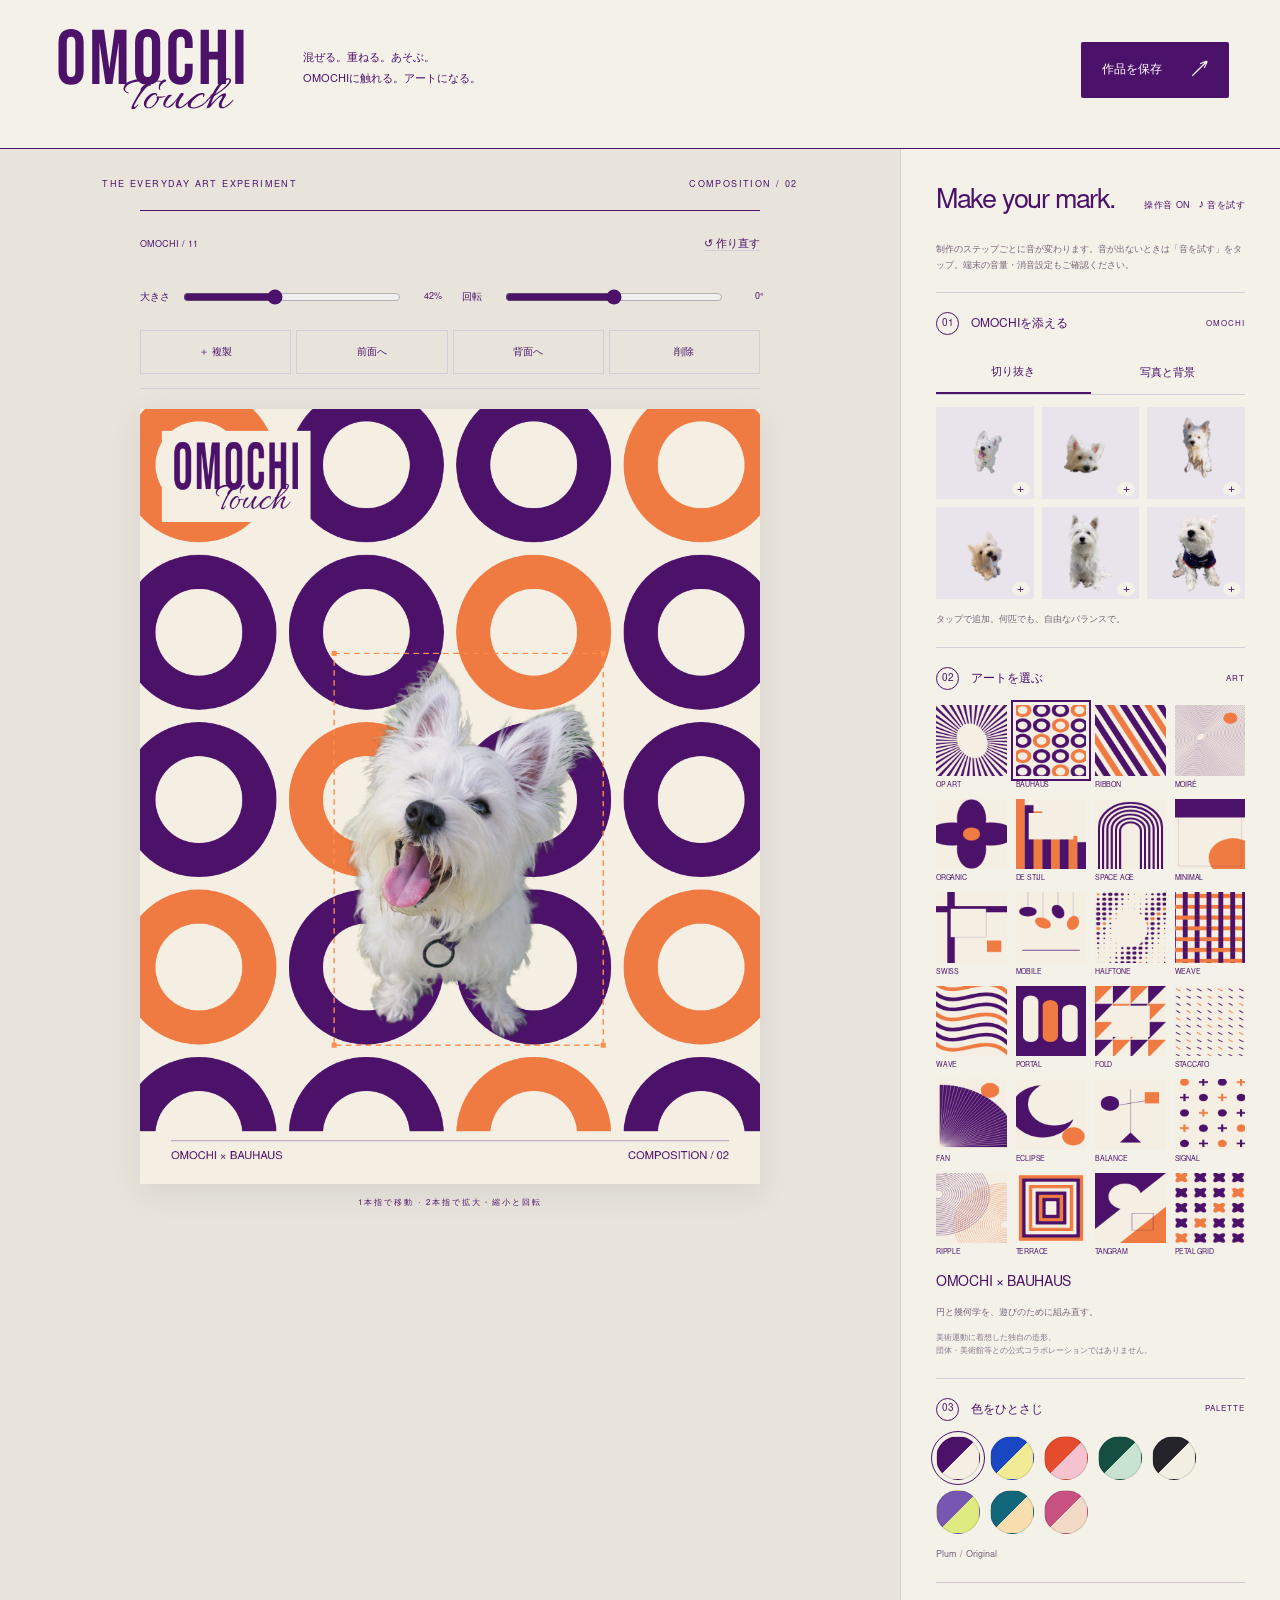
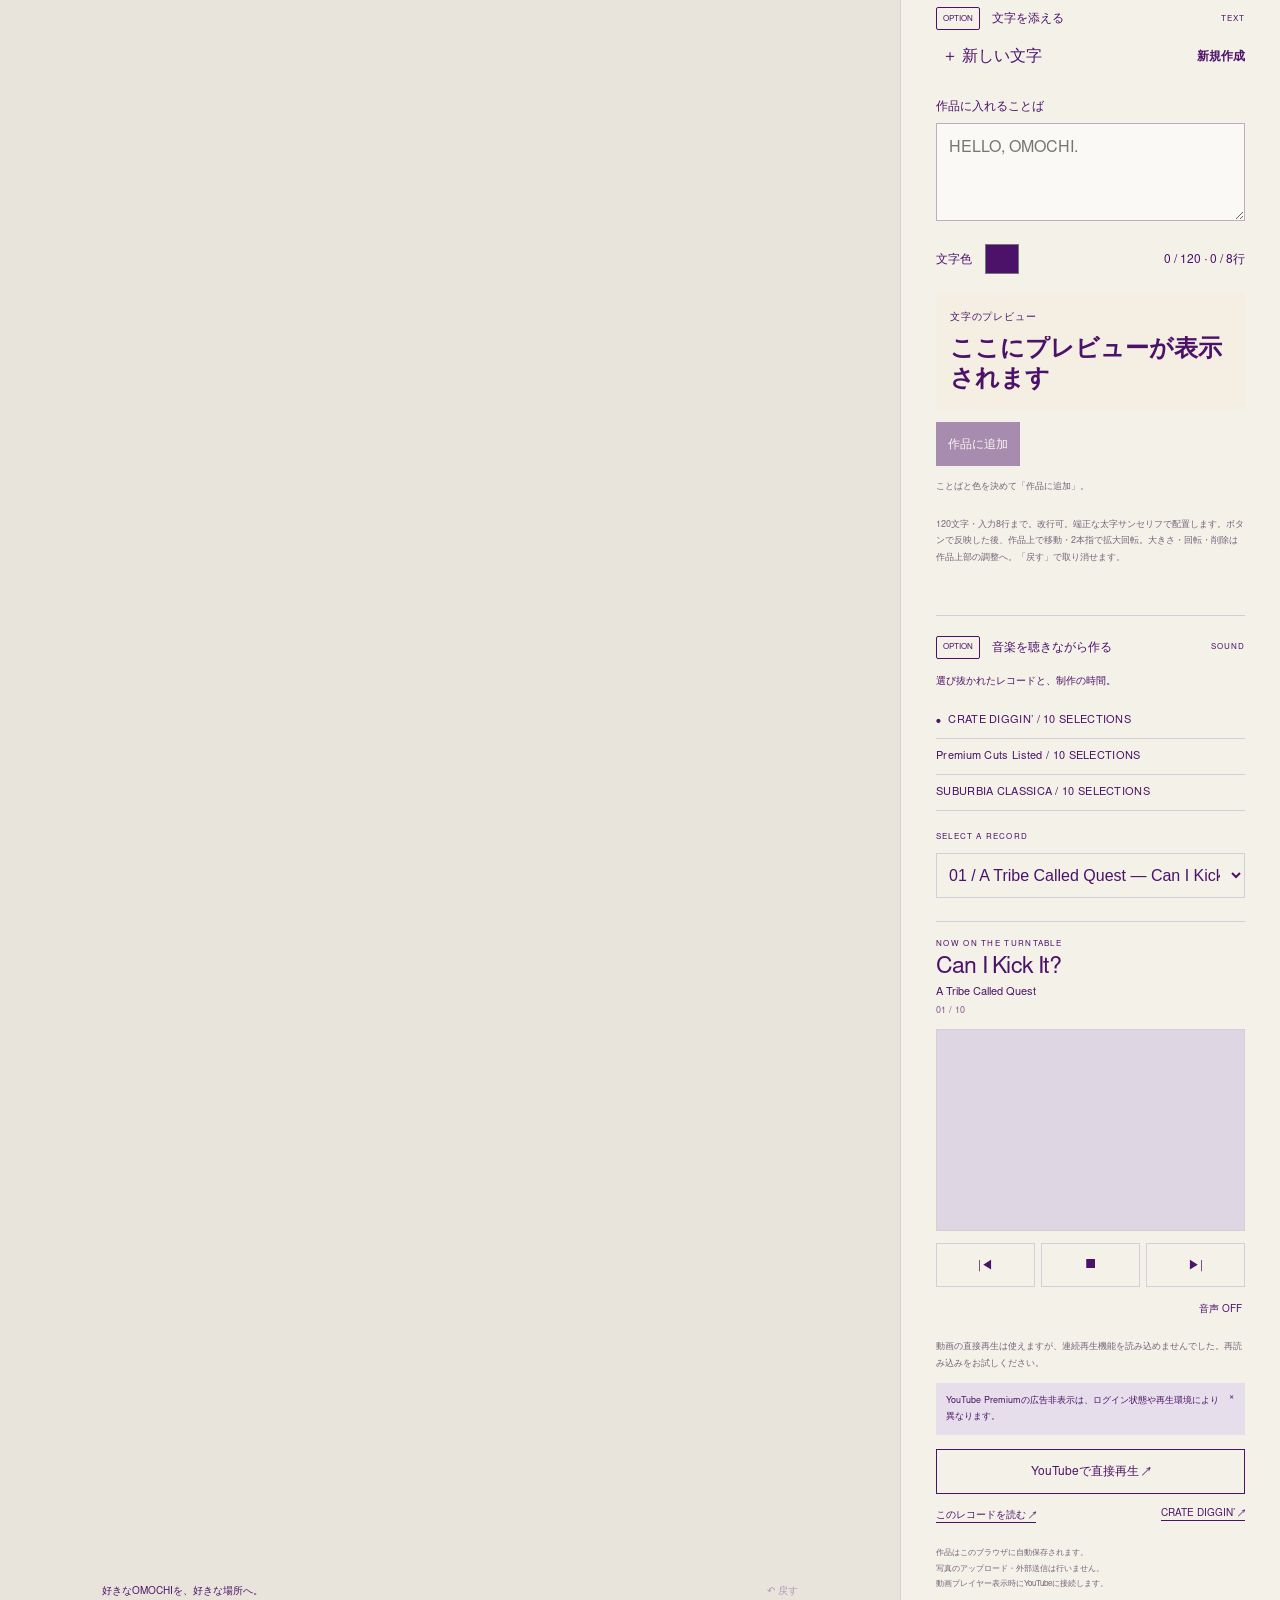
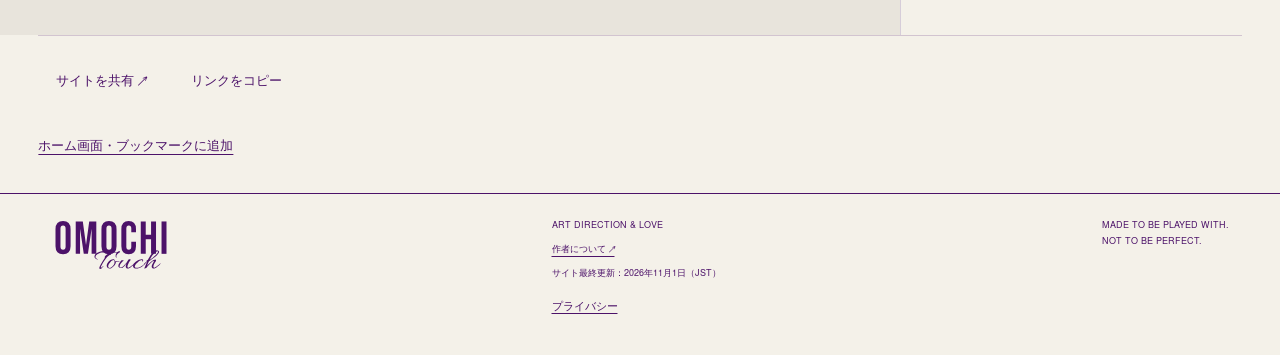
<file: index.html>
<!doctype html>
<html lang="ja">
  <head>
    <meta charset="utf-8" />
    <meta
      name="viewport"
      content="width=device-width,initial-scale=1,viewport-fit=cover"
    />
    <meta name="theme-color" content="#4c1269" />
    <title>OMOCHI TOUCH — Art Playground</title>
    <link rel="stylesheet" href="style.css?v=20261029-14" />
    <meta
      http-equiv="Content-Security-Policy"
      content="default-src 'self'; script-src 'self' https://www.youtube.com https://www.googletagmanager.com 'sha256-Ec1Imlbk+c0eIxxPWwqwPwBGjyn3kYV1yXY3NG6+aEY=' 'sha256-F28V1XHvCzMB9n3O5Qnp8rL+038M8E7qcaIavEBefC4=' 'sha256-J+r1UJ6Q9WfO/IqdD1duCTocOBz+OaVF11JnQKe06K4='; style-src 'self' 'unsafe-inline'; img-src 'self' data: blob: https://*.google-analytics.com https://*.googletagmanager.com; font-src 'self'; frame-src https://www.youtube-nocookie.com https://www.youtube.com; connect-src 'self' https://*.google-analytics.com https://*.analytics.google.com https://*.googletagmanager.com; object-src 'none'; base-uri 'self'; form-action 'none'"
    />
    <meta
      name="description"
      content="白いウェスティ、OMOCHIとつくるアート。24の造形と8つの配色、写真と音楽を自由に重ねるインタラクティブな遊び場。"
    />

    <!-- Preserve an existing analytics opt-out before loading the Google tag. -->
    <script>
      try {
        window['ga-disable-G-Z6WH0VTYBB'] =
          localStorage.getItem('omochi-touch-analytics-consent') === 'no';
      } catch (_) {}
      window.dataLayer = window.dataLayer || [];
      (function () { window.dataLayer.push(arguments); })('set', {
        allow_google_signals: false,
        allow_ad_personalization_signals: false,
        page_location: 'https://djnaoyaman.github.io/omochi-touch/',
        page_referrer: ''
      });
    </script>
    <!-- Google tag (gtag.js) -->
    <script async src="https://www.googletagmanager.com/gtag/js?id=G-Z6WH0VTYBB"></script>
    <script>
      window.dataLayer = window.dataLayer || [];
      function gtag(){dataLayer.push(arguments);}
      gtag('js', new Date());
      gtag('config', 'G-Z6WH0VTYBB');
    </script>
    <link rel="canonical" href="https://djnaoyaman.github.io/omochi-touch/" />
    <meta name="robots" content="index,follow" />
    <meta name="referrer" content="strict-origin-when-cross-origin" />
    <meta property="og:type" content="website" />
    <meta property="og:locale" content="ja_JP" />
    <meta property="og:site_name" content="OMOCHI TOUCH" />
    <meta property="og:title" content="OMOCHI TOUCH — 写真と色と音で遊ぶ" />
    <meta
      property="og:description"
      content="白いウェスティ、OMOCHIとつくるアート。24の造形と8つの配色、写真と音楽を自由に重ねるインタラクティブな遊び場。"
    />
    <meta
      property="og:url"
      content="https://djnaoyaman.github.io/omochi-touch/"
    />
    <meta
      property="og:image"
      content="https://djnaoyaman.github.io/omochi-touch/assets/ogp-wordmark.png"
    />
    <meta property="og:image:width" content="1200" />
    <meta property="og:image:height" content="630" />
    <meta property="og:image:type" content="image/png" />
    <meta
      property="og:image:alt"
      content="紫のアートと白いウェスティOMOCHI。OMOCHI TOUCH"
    />
    <meta name="twitter:card" content="summary_large_image" />
    <meta name="twitter:title" content="OMOCHI TOUCH" />
    <meta
      name="twitter:description"
      content="白いウェスティ、OMOCHIとつくるアート。24の造形と8つの配色、写真と音楽を自由に重ねるインタラクティブな遊び場。"
    />
    <meta
      name="twitter:image"
      content="https://djnaoyaman.github.io/omochi-touch/assets/ogp-wordmark.png"
    />
    <meta name="twitter:image:alt" content="紫のアートと白いウェスティOMOCHI" />
    <link rel="icon" href="assets/favicon.ico" sizes="any" />
    <link rel="icon" href="assets/favicon.svg" type="image/svg+xml" />
    <link rel="icon" href="assets/icon-32.png" sizes="32x32" type="image/png" />
    <link
      rel="apple-touch-icon"
      href="assets/apple-touch-icon.png"
      sizes="180x180"
    />
    <link rel="mask-icon" href="assets/safari-pinned-tab.svg" color="#4c1269" />
    <link rel="manifest" href="site.webmanifest" />
    <meta name="apple-mobile-web-app-title" content="OMOCHI" />
    <link rel="stylesheet" href="launch.css?v=20261029-17" />
    <script type="application/ld+json">{"@context":"https://schema.org","@type":"WebApplication","name":"OMOCHI TOUCH","url":"https://djnaoyaman.github.io/omochi-touch/","description":"白いウェスティ、OMOCHIとつくるアート。24の造形と8つの配色、写真と音楽を自由に重ねるインタラクティブな遊び場。","applicationCategory":"DesignApplication","operatingSystem":"Any","inLanguage":"ja","creator":{"@type":"Person","name":"宮崎直哉","url":"https://djnaoyaman.github.io/profile.html"},"dateModified":"2026-10-31"}</script>
  </head>
  <body>
    <a class="skip-link" href="#main">作品づくりへ進む</a>
    <header>
      <a class="brand" href="./" aria-label="OMOCHI TOUCH ホーム"
        ><img
          src="assets/omochi-touch-header-purple.svg"
          width="640"
          height="294"
          alt="OMOCHI TOUCH"
      /></a>
      <p class="intro">
        <span>混ぜる。重ねる。あそぶ。</span><br /><span>OMOCHIに触れる。</span
        ><span>アートになる。</span>
      </p>
      <button id="export" class="export">作品を保存 <span>↗</span></button>
    </header>
    <main id="main" tabindex="-1">
      <section class="gallery" aria-label="作品キャンバス">
        <div class="caption">
          <span>THE EVERYDAY ART EXPERIMENT</span
          ><span id="edition">COMPOSITION / 01</span>
        </div>
        <section class="edit" aria-label="選択した写真の調整">
          <div class="edit-title">
            <span id="selectedName">OMOCHI / 01</span
            ><button
              id="reset"
              class="reset-inline"
              title="作品を最初から作り直す"
              aria-label="作品を最初から作り直す"
            >
              ↺ 作り直す
            </button>
          </div>
          <label
            >大きさ<input
              id="size"
              type="range"
              min="80"
              max="900"
              step="5" /><output id="sizeVal"></output></label
          ><label
            >回転<input
              id="rotation"
              type="range"
              min="-180"
              max="180"
              step="1" /><output id="rotationVal"></output
          ></label>
          <div class="actions">
            <button id="duplicate">＋ 複製</button
            ><button id="front">前面へ</button><button id="back">背面へ</button
            ><button id="delete">削除</button>
          </div>
        </section>
        <div class="canvas-wrap">
          <canvas
            id="art"
            width="1000"
            height="1250"
            tabindex="0"
            aria-label="作品。写真・文字を1本指で移動、2本指で拡大・縮小と回転。左端用の顔パーツは回転できません。選択した写真・文字は矢印キーで移動できます。"
          ></canvas>
          <div class="canvas-note">1本指で移動 · 2本指で拡大・縮小と回転</div>
        </div>
        <div class="workbar">
          <span id="status" role="status" aria-live="polite"
            >好きなOMOCHIを、好きな場所へ。</span
          ><button id="undo" title="ひとつ戻す">↶ 戻す</button>
        </div>
      </section>
      <aside>
        <div class="panel-head">
          <h1>Make your mark.</h1>
          <div class="sound-tools">
            <button id="sfxToggle" class="sound-toggle" aria-pressed="true">
              操作音 ON</button
            ><button id="sfxTest" class="sound-toggle">♪ 音を試す</button>
          </div>
        </div>
        <p id="sfxStatus" class="sfx-status" role="status">
          制作のステップごとに音が変わります。音が出ないときは「音を試す」をタップ。端末の音量・消音設定もご確認ください。
        </p>
        <section class="ingredient">
          <h2><b>01</b> OMOCHIを添える <small>OMOCHI</small></h2>
          <div class="tabs" role="group" aria-label="写真の種類">
            <button data-mode="cut" aria-pressed="true">切り抜き</button
            ><button data-mode="photo" aria-pressed="false">写真と背景</button>
          </div>
          <div id="photos" class="photos"></div>
          <p class="subtle">タップで追加。何匹でも、自由なバランスで。</p>
        </section>
        <section class="ingredient">
          <h2><b>02</b> アートを選ぶ <small>ART</small></h2>
          <div id="patterns" class="patterns"></div>
          <h3 id="seriesName" class="series-name">OMOCHI × BAUHAUS</h3>
          <p id="seriesNote" class="subtle"></p>
          <p class="art-note">
            美術運動に着想した独自の造形。<br />団体・美術館等との公式コラボレーションではありません。
          </p>
        </section>
        <section class="ingredient">
          <h2><b>03</b> 色をひとさじ <small>PALETTE</small></h2>
          <div id="palettes" class="palettes"></div>
          <p id="paletteName" class="subtle"></p>
        </section>
        <section class="text-tools" aria-label="文字の追加と編集">
          <h2><b>OPTION</b> 文字を添える <small>TEXT</small></h2>
          <div class="text-toolbar">
            <button id="newText">＋ 新しい文字</button
            ><span id="textMode" role="status">新規作成</span>
          </div>
          <div
            id="textLayers"
            class="text-layers"
            aria-label="作品内の文字"
          ></div>
          <label for="textEntry" id="textLabel">作品に入れることば</label
          ><textarea
            id="textEntry"
            rows="3"
            maxlength="120"
            placeholder="HELLO, OMOCHI."
            aria-describedby="textHelp textCount"
          ></textarea>
          <div class="text-row">
            <label for="textColor">文字色</label
            ><input id="textColor" type="color" value="#4c1269" /><span
              id="textCount"
              >0 / 120</span
            >
          </div>
          <div class="text-preview-wrap">
            <span>文字のプレビュー</span>
            <div id="textPreview" class="text-preview" aria-hidden="true">
              ここにプレビューが表示されます
            </div>
          </div>
          <div class="text-row text-commit">
            <button id="addText">作品に追加</button
            ><button id="applyText" hidden disabled>変更を反映</button
            ><button id="discardText" hidden>編集を戻す</button>
          </div>
          <p id="textDraftStatus" class="subtle" role="status"></p>
          <p id="textHelp" class="subtle">
            120文字・入力8行まで。改行可。端正な太字サンセリフで配置します。ボタンで反映した後、作品上で移動・2本指で拡大回転。大きさ・回転・削除は作品上部の調整へ。「戻す」で取り消せます。
          </p>
        </section>
        <section class="sound">
          <h2><b>OPTION</b> 音楽を聴きながら作る <small>SOUND</small></h2>
          <p class="sound-intro">選び抜かれたレコードと、制作の時間。</p>
          <div id="musicSites" class="music-sites"></div>
          <label class="track-label" for="track">SELECT A RECORD</label
          ><select id="track"></select>
          <div class="record-now">
            <span>NOW ON THE TURNTABLE</span><strong id="musicTitle"></strong
            ><span id="musicArtist"></span><small id="musicPosition"></small>
          </div>
          <div id="player" aria-label="YouTube動画プレイヤー"></div>
          <div class="music-actions" role="group" aria-label="音楽の操作">
            <button id="prevTrack" aria-label="前の曲" title="前の曲">
              |◀</button
            ><button id="stopTrack" disabled aria-label="停止">■</button
            ><button id="playTrack" hidden>動画へ ↑</button
            ><button id="nextTrack" aria-label="次の曲" title="次の曲">
              ▶|</button
            ><button id="muteTrack" disabled aria-pressed="false">
              音声 OFF
            </button>
          </div>
          <p id="musicStatus" role="status" class="subtle">
            画像中央の ▶ をタップして再生。
          </p>
          <p id="premiumNote" class="premium-note" hidden>
            YouTube
            Premiumの広告非表示は、ログイン状態や再生環境により異なります。<button
              id="dismissNote"
              aria-label="お知らせを閉じる"
            >
              ×
            </button>
          </p>
          <p class="youtube-direct">
            <a id="youtubeLink" target="_blank" rel="noopener"
              >YouTubeで直接再生 ↗</a
            >
          </p>
          <div class="music-links">
            <a id="recordLink" target="_blank" rel="noopener"
              >このレコードを読む ↗</a
            ><a id="siteLink" target="_blank" rel="noopener">サイトへ ↗</a>
          </div>
        </section>
        <p class="privacy">
          作品はこのブラウザに自動保存されます。<br />写真のアップロード・外部送信は行いません。<br />動画プレイヤー表示時にYouTubeに接続します。
        </p>
      </aside>
    </main>

    <section class="site-utility" aria-label="サイトの共有と使い方">
      <div>
        <button id="shareSite">サイトを共有 ↗</button
        ><button id="copySite">リンクをコピー</button>
      </div>
      <p id="shareStatus" role="status"></p>
      <details>
        <summary>ホーム画面・ブックマークに追加</summary>
        <img
          class="guide-wordmark"
          src="assets/omochi-touch-header-purple.svg"
          width="640"
          height="294"
          alt="OMOCHI TOUCH"
        />
        <p>
          iPhone・iPadのSafariでは共有メニューから「ホーム画面に追加」。Androidではブラウザのメニューから「ホーム画面に追加」を選べます。表示されない場合はブックマークをご利用ください。パソコンは⌘D
          / Ctrl+Dで登録できます。
        </p>
        <p>
          作品の配置はこのブラウザに保存されます。別端末への同期やオフライン再生には対応していません。完成した作品は「作品を保存」からPNGに。音楽は画像に含まれません。
        </p>
      </details>
    </section>
    <button id="backTop" class="back-top" hidden aria-label="ページの先頭へ">
      ↑ TOP</button
    ><noscript
      ><p>
        このアートの遊び場にはJavaScriptが必要です。ブラウザの設定をご確認ください。
      </p></noscript
    >
    <footer>
      <span><img class="footer-wordmark" src="assets/omochi-touch-header-purple.svg" width="640" height="294" alt="OMOCHI TOUCH" /></span>
      <div class="footer-credit">
        ART DIRECTION & LOVE<br />
        <a href="https://djnaoyaman.github.io/profile.html" target="_blank" rel="noopener" class="credit-link">作者について ↗</a>
        <div class="site-update">サイト最終更新：<time data-site-updated datetime="2026-11-01">2026年11月1日（JST）</time></div>
        <details class="analytics-choice">
          <summary>プライバシー</summary>
          <p>利用状況の把握にGoogle Analyticsを使用します。写真・入力した文字・作品は送信しません。広告向け連携は無効です。</p>
          <p>このブラウザの計測は停止できます。停止中もGoogleタグは読み込まれますが、制作機能に影響はありません。過去に送信したデータは削除されません。</p>
          <div><button id="allowAnalytics">計測を再開</button><button id="denyAnalytics">計測を停止</button></div>
          <p id="analyticsStatus" role="status">設定を確認しています</p>
          <a href="https://policies.google.com/privacy" target="_blank" rel="noopener">Googleのプライバシーポリシー ↗</a>
        </details>
      </div>
      <span>MADE TO BE PLAYED WITH.<br />NOT TO BE PERFECT.</span>
    </footer>
    <dialog id="downloadDialog">
      <button id="closeDialog" class="close" aria-label="閉じる">×</button>
      <h2>Your little masterpiece.</h2>
      <p id="exportStatus" role="status">
        画像を長押しして保存、または下のボタンから。
      </p>
      <img id="exportImage" alt="完成したOMOCHIの作品" /><a
        id="downloadLink"
        download="OMOCHI-TOUCH.png"
        class="export"
        >PNGをダウンロード ↗</a
      ><button id="shareImage" hidden>画像を共有・保存 ↗</button
      ><a id="openImage" target="_blank" rel="noopener">画像だけを開く ↗</a>
    </dialog>
    <script src="assets.js?v=20261030-18"></script>
    <script src="app.js?v=20261029-14"></script>
    <script src="music-data.js?v=20261029-5"></script>
    <script src="music.js?v=20261029-15"></script>
    <script src="sound.js?v=20261029-9"></script>
    <script src="launch.js?v=20261029-6"></script>
    <script src="analytics.js?v=20261029-16"></script>
  </body>
</html>
</file>
<file: style.css>
:root {
  --ink: #4c1269;
  --paper: #f4f1e9;
  --line: #d6cdd9;
}
* {
  box-sizing: border-box;
}
body {
  margin: 0;
  background: var(--paper);
  color: var(--ink);
  font-family: Helvetica, Arial, "Noto Sans", sans-serif;
}
button,
a,
input {
  -webkit-tap-highlight-color: transparent;
}
button {
  font: inherit;
  color: inherit;
  cursor: pointer;
  border: 0;
  background: none;
}
button:focus-visible,
a:focus-visible,
canvas:focus-visible {
  outline: 3px solid #e97930;
  outline-offset: 4px;
}
header {
  display: flex;
  align-items: center;
  gap: 32px;
  padding: 32px 4vw;
  border-bottom: 1px solid var(--ink);
}
.brand {
  position: relative;
  font-size: clamp(28px, 3.6vw, 52px);
  line-height: 0.86;
  font-weight: 700;
  letter-spacing: -2.5px;
  text-decoration: none;
  color: inherit;
}
.brand span {
  font-weight: 400;
}
.brand i {
  position: absolute;
  font-size: 12px;
  right: -17px;
  top: 0;
  letter-spacing: 0;
  font-style: normal;
}
.intro {
  font-size: 11px;
  line-height: 1.9;
  margin-left: 25px;
}
.export {
  margin-left: auto;
  display: inline-flex;
  align-items: center;
  gap: 30px;
  background: var(--ink);
  color: #fff;
  padding: 15px 21px;
  border-radius: 2px;
  font-size: 12px;
  text-decoration: none;
}
.export span {
  font-size: 22px;
}
main {
  display: grid;
  grid-template-columns: minmax(0, 1fr) 340px;
  max-width: 1600px;
  margin: auto;
  min-height: 780px;
}
.gallery {
  padding: 30px 5vw 22px;
  min-width: 0;
  background: #e8e4dc;
}
.caption {
  display: flex;
  justify-content: space-between;
  font-size: 9px;
  letter-spacing: 1.4px;
  margin-bottom: 20px;
}
.canvas-wrap {
  max-width: 620px;
  margin: 0 auto;
  position: relative;
}
canvas {
  display: block;
  width: 100%;
  height: auto;
  box-shadow: 0 9px 30px #24122b14;
  touch-action: none;
}
.canvas-note {
  font-size: 8px;
  letter-spacing: 2px;
  margin-top: 13px;
  text-align: center;
}
.workbar {
  display: flex;
  align-items: center;
  gap: 14px;
  margin-top: 20px;
  font-size: 10px;
  min-height: 40px;
}
.workbar span {
  margin-right: auto;
}
.workbar button {
  padding: 10px 0;
  white-space: nowrap;
}
aside {
  padding: 28px 25px;
  border-left: 1px solid var(--line);
}
.panel-head {
  display: flex;
  align-items: baseline;
  justify-content: space-between;
  margin-bottom: 26px;
}
.panel-head h1 {
  font-size: 30px;
  letter-spacing: -1.4px;
  font-weight: 400;
  margin: 0;
}
.panel-head span {
  font-size: 9px;
}
.ingredient {
  border-top: 1px solid var(--line);
  padding: 19px 0;
}
h2 {
  font-size: 12px;
  font-weight: 400;
  margin: 0 0 15px;
  display: flex;
  align-items: center;
  gap: 12px;
}
h2 b {
  font-size: 10px;
  border: 1px solid var(--ink);
  border-radius: 50%;
  width: 23px;
  height: 23px;
  display: grid;
  place-items: center;
  font-weight: 400;
}
h2 small {
  font-size: 8px;
  letter-spacing: 1px;
  margin-left: auto;
}
.patterns {
  display: grid;
  grid-template-columns: repeat(4, 1fr);
  gap: 9px;
}
.pattern {
  padding: 0;
  text-align: left;
  font-size: 8px;
}
.pattern canvas {
  box-shadow: none;
  aspect-ratio: 1;
}
.pattern span {
  display: block;
  margin-top: 6px;
}
.pattern[aria-pressed="true"] canvas {
  outline: 2px solid var(--ink);
  outline-offset: 3px;
}
.palettes {
  display: flex;
  gap: 10px;
  flex-wrap: wrap;
}
.palette {
  height: 31px;
  width: 31px;
  border-radius: 50%;
  border: 1px solid #0002;
}
.palette[aria-pressed="true"] {
  outline: 1px solid var(--ink);
  outline-offset: 4px;
}
.subtle {
  font-size: 9px;
  line-height: 1.8;
  margin: 13px 0 0;
  color: #766379;
}
.tabs {
  display: flex;
  border-bottom: 1px solid var(--line);
  margin-bottom: 12px;
}
.tabs button {
  flex: 1;
  font-size: 11px;
  padding: 10px 4px;
}
.tabs button[aria-pressed="true"] {
  border-bottom: 2px solid var(--ink);
}
.photos {
  display: grid;
  grid-template-columns: repeat(3, 1fr);
  gap: 8px;
}
.photo {
  background: #e9e3ec;
  position: relative;
  height: 92px;
  padding: 7px;
}
.photo img {
  width: 100%;
  height: 100%;
  object-fit: contain;
  pointer-events: none;
}
.photo span {
  position: absolute;
  right: 4px;
  bottom: 3px;
  background: var(--paper);
  font-size: 12px;
  width: 18px;
  border-radius: 50%;
}
.edit {
  border-top: 1px solid var(--ink);
  padding-top: 17px;
}
.edit-title {
  display: flex;
  justify-content: space-between;
  font-size: 9px;
  margin-bottom: 18px;
}
.edit label {
  display: flex;
  align-items: center;
  gap: 10px;
  font-size: 10px;
  margin: 15px 0;
}
.edit input {
  min-width: 0;
  width: 100%;
  accent-color: var(--ink);
}
.edit output {
  width: 36px;
  text-align: right;
  font-size: 9px;
}
.actions {
  display: grid;
  grid-template-columns: repeat(4, 1fr);
  gap: 5px;
}
.actions button {
  border: 1px solid var(--line);
  font-size: 10px;
  padding: 11px 0;
}
.actions button:hover {
  background: var(--ink);
  color: white;
}
button:disabled {
  opacity: 0.35;
  cursor: default;
}
.privacy {
  font-size: 8px;
  line-height: 1.9;
  margin-top: 24px;
  color: #766379;
}
footer {
  border-top: 1px solid var(--ink);
  padding: 24px 4vw;
  display: flex;
  justify-content: space-between;
  gap: 20px;
  font-size: 9px;
  line-height: 1.8;
}
footer > span:first-child {
  font-size: 16px;
  letter-spacing: -0.7px;
}
footer strong {
  font-weight: 400;
}
dialog {
  border: 0;
  background: var(--paper);
  color: var(--ink);
  max-width: min(90vw, 500px);
  max-height: 90dvh;
  padding: 25px;
}
dialog::backdrop {
  background: #220530aa;
}
dialog h2 {
  font-size: 24px;
  margin: 10px 0;
}
dialog p {
  font-size: 11px;
}
dialog img {
  width: 100%;
  display: block;
  margin: 15px 0;
}
dialog .export {
  display: flex;
  justify-content: center;
}
.close {
  float: right;
  font-size: 24px;
}
@media (min-width: 1250px) {
  main {
    grid-template-columns: minmax(0, 1fr) 380px;
  }
  aside {
    padding: 35px;
  }
  .gallery {
    padding-left: 8vw;
    padding-right: 8vw;
  }
}
@media (max-width: 760px) {
  header {
    padding: 22px 5vw;
    gap: 18px;
  }
  .intro {
    margin-left: 8px;
    font-size: 9px;
  }
  .export {
    padding: 11px 12px;
    gap: 13px;
    font-size: 10px;
  }
  .export span {
    font-size: 17px;
  }
  main {
    display: block;
  }
  .gallery {
    padding: 20px 6vw 13px;
  }
  .canvas-wrap {
    max-width: 470px;
  }
  .caption {
    font-size: 7px;
    letter-spacing: 0.7px;
    margin-bottom: 14px;
  }
  aside {
    padding: 25px 6vw;
    border-left: 0;
  }
  .panel-head {
    margin-bottom: 18px;
  }
  .ingredient {
    padding: 17px 0;
  }
  .patterns {
    grid-template-columns: repeat(8, 1fr);
    gap: 8px;
  }
  .pattern span {
    font-size: 7px;
  }
  .photos {
    grid-template-columns: repeat(6, 1fr);
  }
  .photo {
    height: 80px;
  }
  .workbar {
    font-size: 9px;
    gap: 12px;
  }
  .privacy {
    text-align: center;
  }
  footer {
    padding: 20px 6vw;
    flex-wrap: wrap;
  }
  footer > span:last-child {
    display: none;
  }
}
@media (max-width: 390px) {
  .intro {
    display: none;
  }
  .patterns {
    grid-template-columns: repeat(4, 1fr);
  }
  .photos {
    grid-template-columns: repeat(3, 1fr);
  }
  .photo {
    height: 88px;
  }
  .workbar span {
    max-width: 120px;
  }
  .brand {
    font-size: 34px;
  }
}
@media (prefers-reduced-motion: reduce) {
  * {
    scroll-behavior: auto !important;
    transition: none !important;
  }
}
.sound {
  border-top: 1px solid var(--line);
  margin-top: 25px;
  padding-top: 20px;
}
.sound-intro {
  font-size: 10px;
}
.music-sites {
  display: flex;
  flex-direction: column;
  gap: 0;
  margin: 15px 0;
}
.music-sites button {
  text-align: left;
  padding: 11px 0;
  font-size: 11px;
  border-bottom: 1px solid var(--line);
  letter-spacing: 0.3px;
}
.music-sites button[aria-pressed="true"]:before {
  content: "●";
  font-size: 8px;
  margin-right: 7px;
}
.track-label {
  font-size: 8px;
  letter-spacing: 1.2px;
}
#track {
  width: 100%;
  padding: 12px 8px;
  margin: 8px 0;
  background: var(--paper);
  color: var(--ink);
  border: 1px solid var(--line);
  font-size: 11px;
}
.music-actions {
  display: flex;
  gap: 8px;
}
.music-actions button {
  border: 1px solid var(--line);
  padding: 11px 8px;
  font-size: 10px;
}
.music-actions button:first-child {
  background: var(--ink);
  color: white;
  flex: 1;
}
#player:not(:empty) {
  margin-top: 12px;
}
#player iframe {
  width: 100%;
  aspect-ratio: 16/9;
  min-height: 200px;
  border: 0;
}
.music-links {
  display: flex;
  justify-content: space-between;
  gap: 10px;
  font-size: 10px;
  margin-top: 14px;
}
.music-links a {
  color: inherit;
  text-underline-offset: 4px;
}
.premium-note {
  position: relative;
  font-size: 9px;
  line-height: 1.8;
  padding: 10px 25px 10px 10px;
  background: #e6dfeb;
}
.premium-note button {
  position: absolute;
  right: 5px;
  top: 5px;
}
.brand {
  font-size: 23px;
  line-height: 1;
  letter-spacing: -1px;
}
.brand span {
  font-size: 48px;
  font-weight: 700;
  letter-spacing: -3px;
}
.brand i {
  right: -15px;
}
.intro {
  margin-left: 20px;
}
@media (max-width: 760px) {
  .brand {
    font-size: 16px;
  }
  .brand span {
    font-size: 35px;
  }
  .intro {
    font-size: 8px;
    margin-left: 5px;
  }
}
@media (min-width: 761px) {
  .canvas-wrap {
    position: sticky;
    top: 25px;
  }
  .gallery {
    display: flex;
    flex-direction: column;
  }
  .workbar {
    margin-top: auto;
    padding-top: 25px;
  }
  .caption {
    flex-shrink: 0;
  }
}
@media (max-height: 600px) and (min-width: 761px) {
  .canvas-wrap {
    position: relative;
    top: auto;
  }
}
@media (max-width: 760px) and (orientation: landscape) {
  .canvas-wrap {
    max-width: 340px;
  }
}
@font-face {
  font-family: Nimbus;
  src: url("assets/NimbusSans-Regular.otf") format("opentype");
  font-display: swap;
}
@font-face {
  font-family: Nimbus;
  src: url("assets/NimbusSans-Bold.otf") format("opentype");
  font-weight: 700;
  font-display: swap;
}
body {
  font-family: Nimbus, Helvetica, Arial, sans-serif;
}
.series-name {
  font-size: 14px;
  font-weight: 400;
  letter-spacing: -0.3px;
  margin: 18px 0 0;
}
.art-note {
  font-size: 8px;
  line-height: 1.7;
  color: #88788c;
  margin: 10px 0 0;
}
.pattern span {
  font-size: 7px;
  letter-spacing: -0.2px;
  white-space: nowrap;
}
.sound-toggle {
  font-size: 9px;
  padding: 9px 0 9px 10px;
  white-space: nowrap;
  letter-spacing: 0.4px;
}
.gallery > .edit {
  width: 100%;
  max-width: 620px;
  margin: 0 auto 20px;
  padding: 12px 0 14px;
  border-top: 1px solid var(--ink);
  border-bottom: 1px solid var(--line);
  display: grid;
  grid-template-columns: 1fr 1fr;
  gap: 7px 24px;
}
.gallery > .edit .edit-title {
  grid-column: 1/-1;
  margin: 0 0 2px;
}
.gallery > .edit label {
  display: grid;
  grid-template-columns: 34px minmax(0, 1fr) 32px;
  margin: 4px 0;
  gap: 7px;
}
.gallery > .edit .actions {
  grid-column: 1/-1;
  margin-top: 5px;
}
.gallery > .edit .actions button {
  padding: 9px 0;
}
.youtube-direct {
  margin: 14px 0;
}
.youtube-direct a {
  display: block;
  text-align: center;
  border: 1px solid var(--ink);
  padding: 13px 10px;
  color: var(--ink);
  font-size: 12px;
  text-decoration: none;
}
#player iframe {
  display: block;
  min-width: 200px;
  min-height: 200px;
}
#player {
  scroll-margin: 20px;
}
.music-actions button:first-child {
  font-size: 10px;
}
@media (max-width: 390px) {
  .gallery > .edit {
    gap: 7px 12px;
  }
  .gallery > .edit label {
    grid-template-columns: 29px minmax(0, 1fr) 26px;
    gap: 4px;
    font-size: 9px;
  }
}
@media (min-width: 761px) {
  .gallery > .edit {
    flex-shrink: 0;
  }
}
.record-now {
  padding: 17px 0 13px;
  display: flex;
  flex-direction: column;
  gap: 6px;
  border-top: 1px solid var(--line);
  margin-top: 15px;
}
.record-now > span:first-child {
  font-size: 8px;
  letter-spacing: 1.3px;
}
.record-now strong {
  font-size: 23px;
  line-height: 1.1;
  letter-spacing: -0.8px;
  font-weight: 400;
}
.record-now #musicArtist {
  font-size: 11px;
}
.record-now small {
  font-size: 9px;
  opacity: 0.7;
}
#player {
  min-height: 200px;
  background: #ded6e2;
  border: 1px solid var(--line);
  display: grid;
  place-items: center;
}
#player:empty::before {
  content: "SELECT A RECORD. TOUCH PLAY.";
  font-size: 9px;
  letter-spacing: 1px;
  color: var(--ink);
}
#player:not(:empty) {
  margin-top: 0;
}
.music-actions {
  display: grid;
  grid-template-columns: 40px 40px minmax(80px, 1fr) 40px;
  gap: 6px;
  margin-top: 12px;
}
.music-actions button {
  min-height: 44px;
  padding: 8px 3px;
  font-size: 12px;
  background: transparent;
  color: var(--ink);
  border: 1px solid var(--line);
}
.music-actions button:first-child {
  font-size: 12px;
  background: transparent;
  color: var(--ink);
}
.music-actions #playTrack {
  background: var(--ink);
  color: var(--paper);
  font-size: 11px;
}
.music-actions #muteTrack {
  grid-column: 1/-1;
  min-height: 32px;
  font-size: 10px;
  border: 0;
  text-align: right;
}
.sound #track {
  font-size: 16px;
}
.sound #musicStatus {
  min-height: 36px;
  line-height: 1.9;
}
.credit-link {
  display: inline-block;
  color: inherit;
  text-underline-offset: 4px;
  padding: 8px 0;
  min-height: 32px;
}
.credit-link:hover {
  text-decoration-thickness: 2px;
}
.sound-tools {
  display: flex;
  gap: 8px;
  align-items: center;
}
.sound-tools .sound-toggle {
  padding: 9px 0;
  font-size: 9px;
}
.sfx-status {
  font-size: 9px;
  line-height: 1.8;
  color: #766379;
  margin: -12px 0 18px;
}
.panel-head h1 {
  font-size: 27px;
}
.music-actions:has(#playTrack[hidden]) {
  grid-template-columns: repeat(3, minmax(0, 1fr));
}
.music-actions #playTrack[hidden] {
  display: none;
}

/* Focused, explicit text editing: drafts do not change artwork until applied. */
.text-toolbar {
  display: flex;
  align-items: center;
  justify-content: space-between;
  gap: 12px;
  margin: 12px 0;
}
.text-toolbar span {
  font-size: 12px;
  font-weight: bold;
}
.text-layers {
  display: flex;
  gap: 6px;
  flex-wrap: wrap;
  margin: 8px 0 16px;
}
.text-layers button {
  max-width: 100%;
  overflow: hidden;
  text-overflow: ellipsis;
  white-space: nowrap;
  font-size: 12px;
}
.text-layers button[aria-pressed="true"] {
  background: #4c1269;
  color: white;
}
.text-tools textarea {
  font-size: 16px;
  min-height: 100px;
}
.text-preview-wrap {
  padding: 14px;
  background: #f4eee3;
  border-radius: 4px;
  margin: 12px 0;
}
.text-preview-wrap > span {
  font-size: 10px;
  letter-spacing: 0.08em;
}
.text-preview {
  font-family:
    Nimbus, Helvetica, "Hiragino Kaku Gothic ProN", "Yu Gothic",
    "Noto Sans CJK JP", sans-serif;
  font-weight: bold;
  font-size: 24px;
  white-space: pre-wrap;
  overflow-wrap: anywhere;
  line-height: 1.25;
  min-height: 48px;
  margin-top: 10px;
  max-height: 240px;
  overflow: auto;
}
.text-commit button {
  min-height: 44px;
  white-space: nowrap;
}
.text-commit #addText,
.text-commit #applyText {
  background: #4c1269;
  color: #fff;
}
.text-tools [hidden] {
  display: none !important;
}
#textCount {
  margin-left: auto;
  font-size: 12px;
}
#textDraftStatus {
  min-height: 2.8em;
}
.text-tools button:disabled {
  opacity: 0.45;
}

.gallery > .edit .edit-title {
  align-items: center;
  min-height: 36px;
  gap: 12px;
}
.edit-title #selectedName {
  min-width: 0;
  overflow: hidden;
  text-overflow: ellipsis;
  white-space: nowrap;
}
.edit-title .reset-inline {
  flex-shrink: 0;
  min-height: 44px;
  padding: 10px 0 10px 14px;
  font-size: 11px;
  line-height: 1.2;
  font-weight: 400;
  letter-spacing: 0;
  white-space: nowrap;
  text-decoration: underline;
  text-underline-offset: 3px;
  text-decoration-color: var(--line);
}
.edit-title .reset-inline:hover {
  text-decoration-color: var(--ink);
}
</file>
<file: launch.css>
.skip-link {
  position: fixed;
  left: 12px;
  top: -100px;
  z-index: 100;
  background: #4c1269;
  color: white;
  padding: 14px;
}
.skip-link:focus {
  top: 12px;
}
.site-utility {
  margin: 0 3vw;
  padding: 24px 0;
  border-top: 1px solid #4c126933;
  font-size: 13px;
}
.site-utility button,
.site-utility summary {
  min-height: 44px;
}
.site-utility button {
  padding: 10px 18px;
  margin: 0 8px 8px 0;
}
.site-utility summary {
  cursor: pointer;
  display: flex;
  align-items: center;
  text-decoration: underline;
  text-underline-offset: 4px;
}
.site-utility p {
  max-width: 680px;
  line-height: 1.8;
  overflow-wrap: anywhere;
}
.back-top {
  position: fixed;
  right: max(16px, env(safe-area-inset-right));
  bottom: max(16px, env(safe-area-inset-bottom));
  z-index: 10;
  background: #4c1269;
  color: #fff;
  padding: 12px;
  min-height: 44px;
  box-shadow: 0 2px 12px #0002;
}
footer {
  padding-bottom: max(24px, env(safe-area-inset-bottom));
}
header {
  padding-top: max(24px, env(safe-area-inset-top));
}
.actions button,
.tabs button,
.workbar button,
.sound-toggle,
.music-actions button {
  min-height: 44px;
}
input[type="range"] {
  min-height: 30px;
}
.palette {
  min-height: 44px;
  min-width: 44px;
}
@media (max-width: 400px) {
  .panel-head {
    flex-wrap: wrap;
    gap: 12px;
  }
  .sound-tools {
    flex-wrap: wrap;
  }
  .site-utility {
    margin: 0 16px;
  }
}
@media (prefers-reduced-motion: reduce) {
  * {
    scroll-behavior: auto !important;
    transition: none !important;
  }
}
@media print {
  header,
  aside,
  .edit,
  .workbar,
  .site-utility,
  footer,
  .back-top {
    display: none !important;
  }
  main,
  .gallery {
    display: block !important;
    width: 100% !important;
  }
}

.text-tools {
  padding: 24px 0;
  border-top: 1px solid #4c126933;
}
.text-tools > label {
  display: block;
  font-size: 12px;
  margin: 18px 0 8px;
}
.text-tools textarea {
  box-sizing: border-box;
  width: 100%;
  resize: vertical;
  min-height: 90px;
  padding: 12px;
  font:
    16px/1.5 Nimbus,
    Helvetica,
    Arial,
    sans-serif;
  background: #fff9;
  border: 1px solid #4c126955;
  border-radius: 0;
  color: #4c1269;
}
.text-row {
  display: flex;
  flex-wrap: wrap;
  align-items: center;
  gap: 8px;
  margin-top: 10px;
}
.text-row label {
  font-size: 12px;
}
.text-row input[type="color"] {
  width: 44px;
  height: 44px;
  border: 0;
  padding: 3px;
  background: transparent;
}
.text-row button,
#shareImage,
#openImage {
  min-height: 44px;
  padding: 12px;
  font-size: 12px;
}
#openImage {
  display: inline-flex;
  align-items: center;
  color: #4c1269;
}
#exportStatus {
  line-height: 1.7;
}
#downloadDialog img {
  touch-action: auto;
  -webkit-touch-callout: default;
}

.intro span {
  display: inline-block;
  white-space: nowrap;
}
header > .export {
  white-space: nowrap;
  flex-shrink: 0;
}
.text-tools h2 b,
.sound h2 b {
  width: auto;
  min-width: 23px;
  padding: 0 6px;
  border-radius: 2px;
  flex-shrink: 0;
  font-size: 8px;
}
.sfx-choice {
  display: flex;
  gap: 12px;
  align-items: center;
  font-size: 11px;
  margin: 8px 0;
}
.sfx-choice select {
  min-height: 44px;
  min-width: 0;
  padding: 8px;
  color: var(--ink);
  background: transparent;
  border: 1px solid var(--line);
  font: inherit;
}
.panel-head {
  flex-wrap: wrap;
  gap: 12px;
}
@media (max-width: 760px) {
  header {
    display: grid;
    grid-template-columns: minmax(0, 1fr) auto;
    grid-template-areas: "brand save" "intro intro";
    gap: 16px 20px;
    padding: 24px max(20px, env(safe-area-inset-right)) 20px
      max(20px, env(safe-area-inset-left));
    align-items: center;
  }
  .brand {
    grid-area: brand;
    justify-self: start;
  }
  .intro {
    grid-area: intro;
    display: block !important;
    margin: 0;
    font-size: 11px;
    line-height: 1.8;
  }
  .intro br {
    display: none;
  }
  .intro span:first-child {
    margin-right: 12px;
  }
  header > .export {
    grid-area: save;
    margin: 0;
    font-size: 12px;
    gap: 12px;
    padding: 14px 16px;
    min-height: 48px;
  }
  .brand span {
    font-size: 40px;
  }
  .brand {
    font-size: 19px;
  }
}

.brand {
  display: block;
  width: 200px;
  max-width: 100%;
  line-height: 0;
  letter-spacing: normal;
}
.brand img {
  display: block;
  width: 100%;
  height: auto;
}
.footer-wordmark {
  display: block;
  width: 120px;
  height: auto;
}
.guide-wordmark {
  display: block;
  width: 140px;
  height: auto;
  margin: 10px 0 18px;
}
@media (max-width: 760px) {
  .brand {
    width: 150px;
    max-width: 100%;
  }
}

/* Quiet footer disclosure: no banner or separate full-width panel. */
.footer-credit {
  max-width: 340px;
  min-width: 170px;
}
footer .analytics-choice {
  margin: 4px 0 0;
  padding: 0;
  border: 0;
  font-size: 11px;
  line-height: 1.7;
}
footer .analytics-choice summary {
  cursor: pointer;
  min-height: 44px;
  display: flex;
  align-items: center;
  width: fit-content;
  text-decoration: underline;
  text-underline-offset: 3px;
}
footer .analytics-choice p {
  margin: 8px 0;
}
footer .analytics-choice button {
  min-height: 44px;
  padding: 8px 10px;
  margin: 0 6px 0 0;
  font-size: 11px;
  border: 1px solid var(--line);
}
footer .analytics-choice button[aria-pressed="true"] {
  text-decoration: underline;
  text-underline-offset: 3px;
}
footer .analytics-choice a {
  color: inherit;
}
</file>
